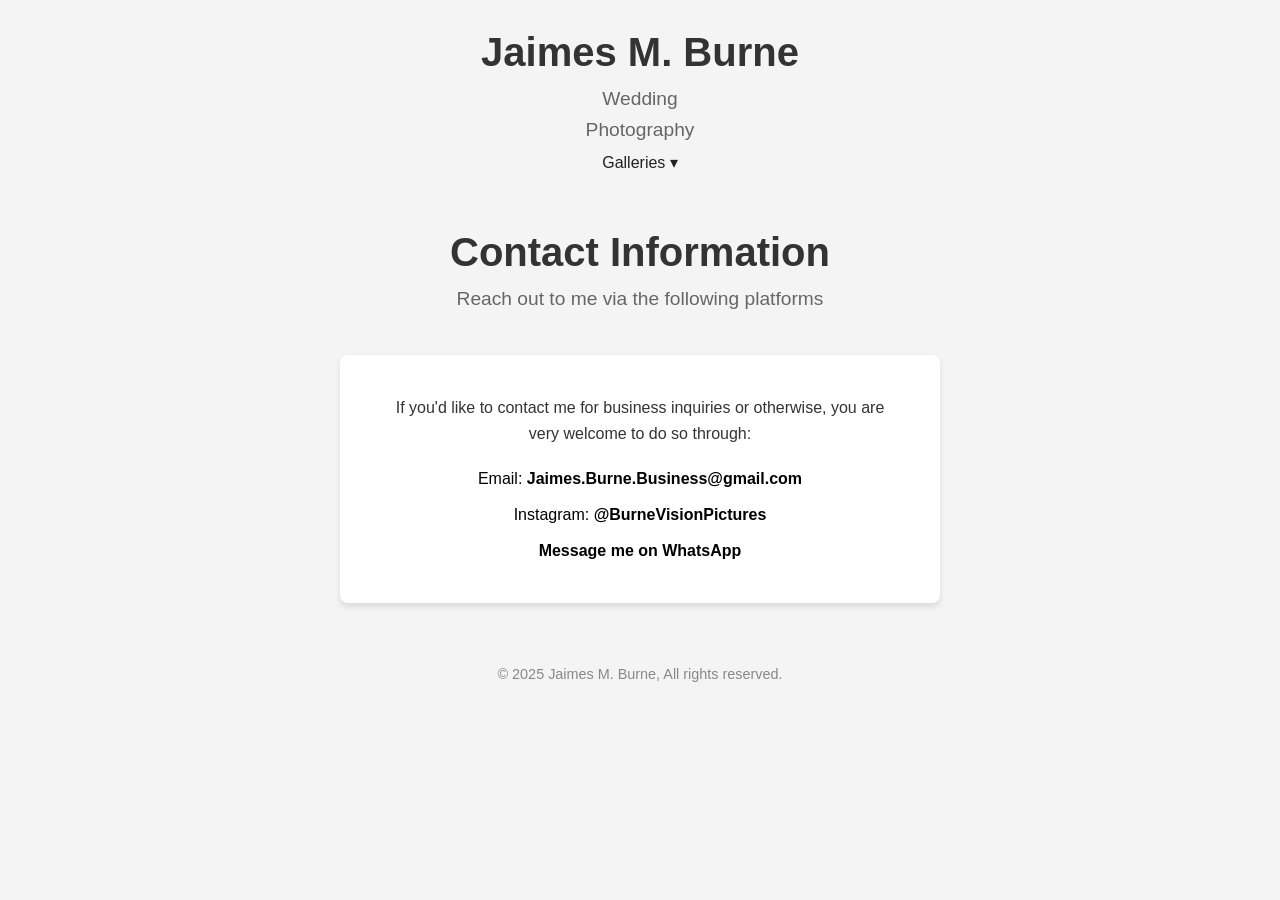
<file: contact info webpage strucuture and style.html>
<!DOCTYPE html>
<html lang="en">
<head>
  <meta charset="UTF-8" />
  <meta name="viewport" content="width=device-width, initial-scale=1.0"/>
  <title>Contact Information</title>
  <style>
    * {
		font-family: Gotham, "Helvetica Neue", Helvetica, Arial, "sans-serif"
      margin: 0;
      padding: 0;
      box-sizing: border-box;
    }

    body {
      font-family: Gotham, 'Helvetica Neue', Helvetica, Arial, sans-serif;
      line-height: 1.6;
      background-color: #f4f4f4;
      color: #000;
      padding: 20px;
      display: flex;
      flex-direction: column;
      align-items: center;
      min-height: 100vh;
    }

    header {
      text-align: center;
      margin-bottom: 40px;
    }

    header h1 {
      font-size: 2.5rem;
      color: #333;
    }

    .subtitle {
      font-size: 1.2rem;
      color: #666;
    }

    .container {
      background-color: #fff;
      padding: 40px;
      border-radius: 8px;
      box-shadow: 0 4px 6px rgba(0, 0, 0, 0.1);
      max-width: 600px;
      width: 100%;
      text-align: center;
    }

    .contact-info {
      font-size: 1rem;
      color: #000;
    }

    .contact-info p {
      margin-bottom: 20px;
      color: #333;
    }

    .contact-info ul {
      list-style: none;
      padding: 0;
    }

    .contact-info li {
      margin-bottom: 10px;
    }

    .contact-info a {
      color: #000;
      text-decoration: none;
      font-weight: bold;
    }

    .contact-info a:hover {
      text-decoration: underline;
    }

    footer {
      text-align: center;
      margin-top: 40px;
      font-size: 1rem;
      color: #666;
    }
  </style>
  <link href="Gallery Anaglyphs/Anaglyphs exhibition style test.css" rel="stylesheet" type="text/css">
</head>
<body>

	  <header>
      <h1>Jaimes M. Burne</h1>
    <p class="subtitle">Wedding</p>
	<p class="subtitle">Photography</p> 
	  <header> 
  <nav class="dropdown">
    <button class="dropbtn">Galleries &#9662;</button>
    <div class="dropdown-content">
      <a href="index.html">Home</a>
	  <a href="Anaglyphs exhibition strucuture test.html">Anaglyphs Collection 2</a>
      <a href="Anaglyphs 2 exhibition strucuture.html">Anaglyphs Collection 1</a>
	  <a href="Gallery Lights of our Eyes Structure.html">Lights of Our Eyes</a>
      <a href="In Conflict exhibition strucuture.html">In Conflict</a>		
	  <a href="Gallery Wild Life structure.html">Wildlife Photography</a>
	  <a href="Gallery Live Event Photography.html">Live Event Photography</a>
	  <a href="Gallery Street Photography.html">Street Photography</a>
	  <a href="Gallery Wedding Photography.html">Wedding Photography</a>
	  <a href="artisit cv webpage structure.html">About Me</a>
      <a href="contact info webpage strucuture and style.html">Contact Me</a>	
    </div>
  </nav>
</header>

  <header>
    <h1>Contact Information</h1>
    <p class="subtitle">Reach out to me via the following platforms</p>
  </header>

  <div class="container">
    <div class="contact-info">
      <p>If you'd like to contact me for business inquiries or otherwise, you are very welcome to do so through:</p>
      <ul>
        <li>Email: <a href="mailto:Jaimes.burne.business@gmail.com">Jaimes.Burne.Business@gmail.com</a></li>
        <li>Instagram: <a href="https://www.instagram.com/burnevisionpictures" target="_blank">@BurneVisionPictures</a></li>
    	<a href="https://wa.me/447410899156" target="_blank">Message me on WhatsApp</a>
      </ul>
    </div>
  </div>

  <footer>
    &copy; 2025 Jaimes M. Burne, All rights reserved.
  </footer>

</body>
</html>
</file>
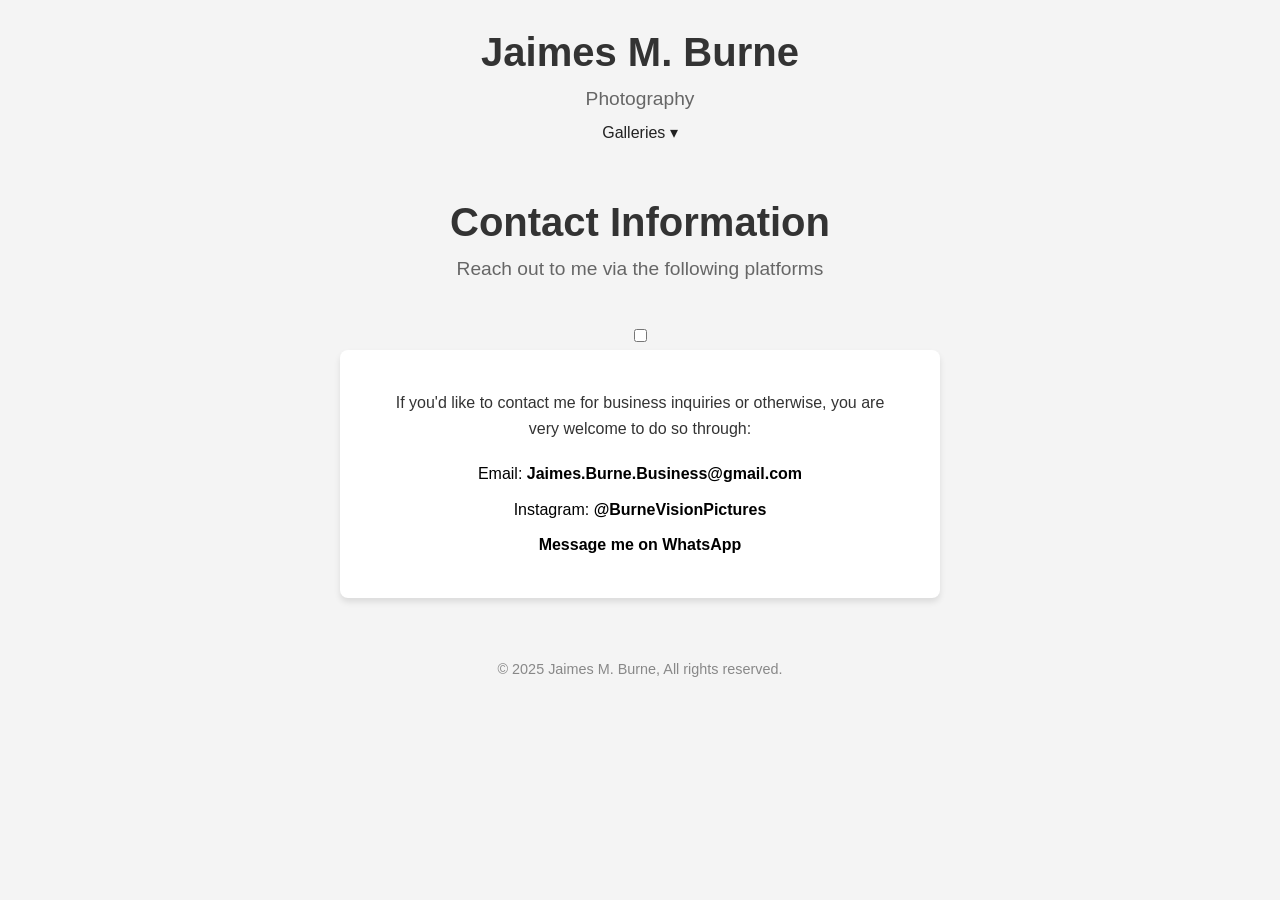
<file: contact.info.html>
<!DOCTYPE html>
<html lang="en">
<head>
  <meta charset="UTF-8" />
  <meta name="viewport" content="width=device-width, initial-scale=1.0"/>
  <title>Contact Information</title>
  <link rel="icon" href="favicon.png" type="image/png">
  <style>
    * {
		font-family: Gotham, "Helvetica Neue", Helvetica, Arial, "sans-serif"
      margin: 0;
      padding: 0;
      box-sizing: border-box;
    }

    body {
      font-family: Gotham, 'Helvetica Neue', Helvetica, Arial, sans-serif;
      line-height: 1.6;
      background-color: #f4f4f4;
      color: #000;
      padding: 20px;
      display: flex;
      flex-direction: column;
      align-items: center;
      min-height: 100vh;
    }

    header {
      text-align: center;
      margin-bottom: 40px;
    }

    header h1 {
      font-size: 2.5rem;
      color: #333;
    }

    .subtitle {
      font-size: 1.2rem;
      color: #666;
    }

    .container {
      background-color: #fff;
      padding: 40px;
      border-radius: 8px;
      box-shadow: 0 4px 6px rgba(0, 0, 0, 0.1);
      max-width: 600px;
      width: 100%;
      text-align: center;
    }

    .contact-info {
      font-size: 1rem;
      color: #000;
    }

    .contact-info p {
      margin-bottom: 20px;
      color: #333;
    }

    .contact-info ul {
      list-style: none;
      padding: 0;
    }

    .contact-info li {
      margin-bottom: 10px;
    }

    .contact-info a {
      color: #000;
      text-decoration: none;
      font-weight: bold;
    }

    .contact-info a:hover {
      text-decoration: underline;
    }

    footer {
      text-align: center;
      margin-top: 40px;
      font-size: 1rem;
      color: #666;
    }
  </style>
  <link href="Gallery Anaglyphs/Anaglyphs exhibition style test.css" rel="stylesheet" type="text/css">
</head>
<body>

	  <header>
      <h1>Jaimes M. Burne</h1>
	<p class="subtitle">Photography</p> 
	  <header> 
  <nav class="dropdown">
    <button class="dropbtn">Galleries &#9662;</button>
    <div class="dropdown-content">
      <a href="index.html">Home</a>
	  <a href="Anaglyph.Collections.html">Anaglyph Collections</a>	
	  <a href="Gallery.Wild.Life.html">Wildlife Photography Portfolio</a>
	  <a href="Gallery.Live.Event.Photography.html">Live Event Photography Portfolio</a>
      <a href="Various.Collected.Portfolios.html">Various Collected Portfolios</a>
      <a href="Other.Collected.Projects.html">Other Projects</a>
	  <a href="Artist.CV.html">About Me</a>
    </div>
  </nav>
</header>

  <header>
    <h1>Contact Information</h1>
    <p class="subtitle">Reach out to me via the following platforms</p>
  </header>

		<button onclick="topFunction()" id="myBtn" class="hover-underline-animation-side">BACK TO TOP</button>

<script>
  // Get the button:
  let mybutton = document.getElementById("myBtn");

  // When the user scrolls down 20px from the top of the document, show the button
  window.onscroll = function() { scrollFunction(); };

  function scrollFunction() {
    if (document.body.scrollTop > 20 || document.documentElement.scrollTop > 180) {
      mybutton.style.display = "block";
    } else {
      mybutton.style.display = "none";
    }
  }

  // When the user clicks on the button, scroll to the top of the document
  function topFunction() {
    document.body.scrollTop = 0;
    document.documentElement.scrollTop = 0;
  }
</script>
	
<label class="switch">
  <input type="checkbox" id="theme-toggle">
  <span class="slider round"></span>
</label>

	<script>
  const toggleButton = document.getElementById('theme-toggle');
  const body = document.body;

  // Apply saved theme on load
  if (localStorage.getItem('theme') === 'dark') {
    body.classList.add('dark-mode');
  }

  toggleButton.addEventListener('click', () => {
    body.classList.toggle('dark-mode');
    const mode = body.classList.contains('dark-mode') ? 'dark' : 'light';
    localStorage.setItem('theme', mode);
  });
	


</script>
		  
  <div class="container">
    <div class="contact-info">
      <p>If you'd like to contact me for business inquiries or otherwise, you are very welcome to do so through:</p>
      <ul>
        <li>Email: <a href="mailto:Jaimes.burne.business@gmail.com">Jaimes.Burne.Business@gmail.com</a></li>
        <li>Instagram: <a href="https://www.instagram.com/burnevisionpictures" target="_blank">@BurneVisionPictures</a></li>
    	<a href="https://wa.me/447410899156" target="_blank">Message me on WhatsApp</a>
      </ul>
    </div>
  </div>

  <footer>
    &copy; 2025 Jaimes M. Burne, All rights reserved.
  </footer>

</body>
</html>
</file>
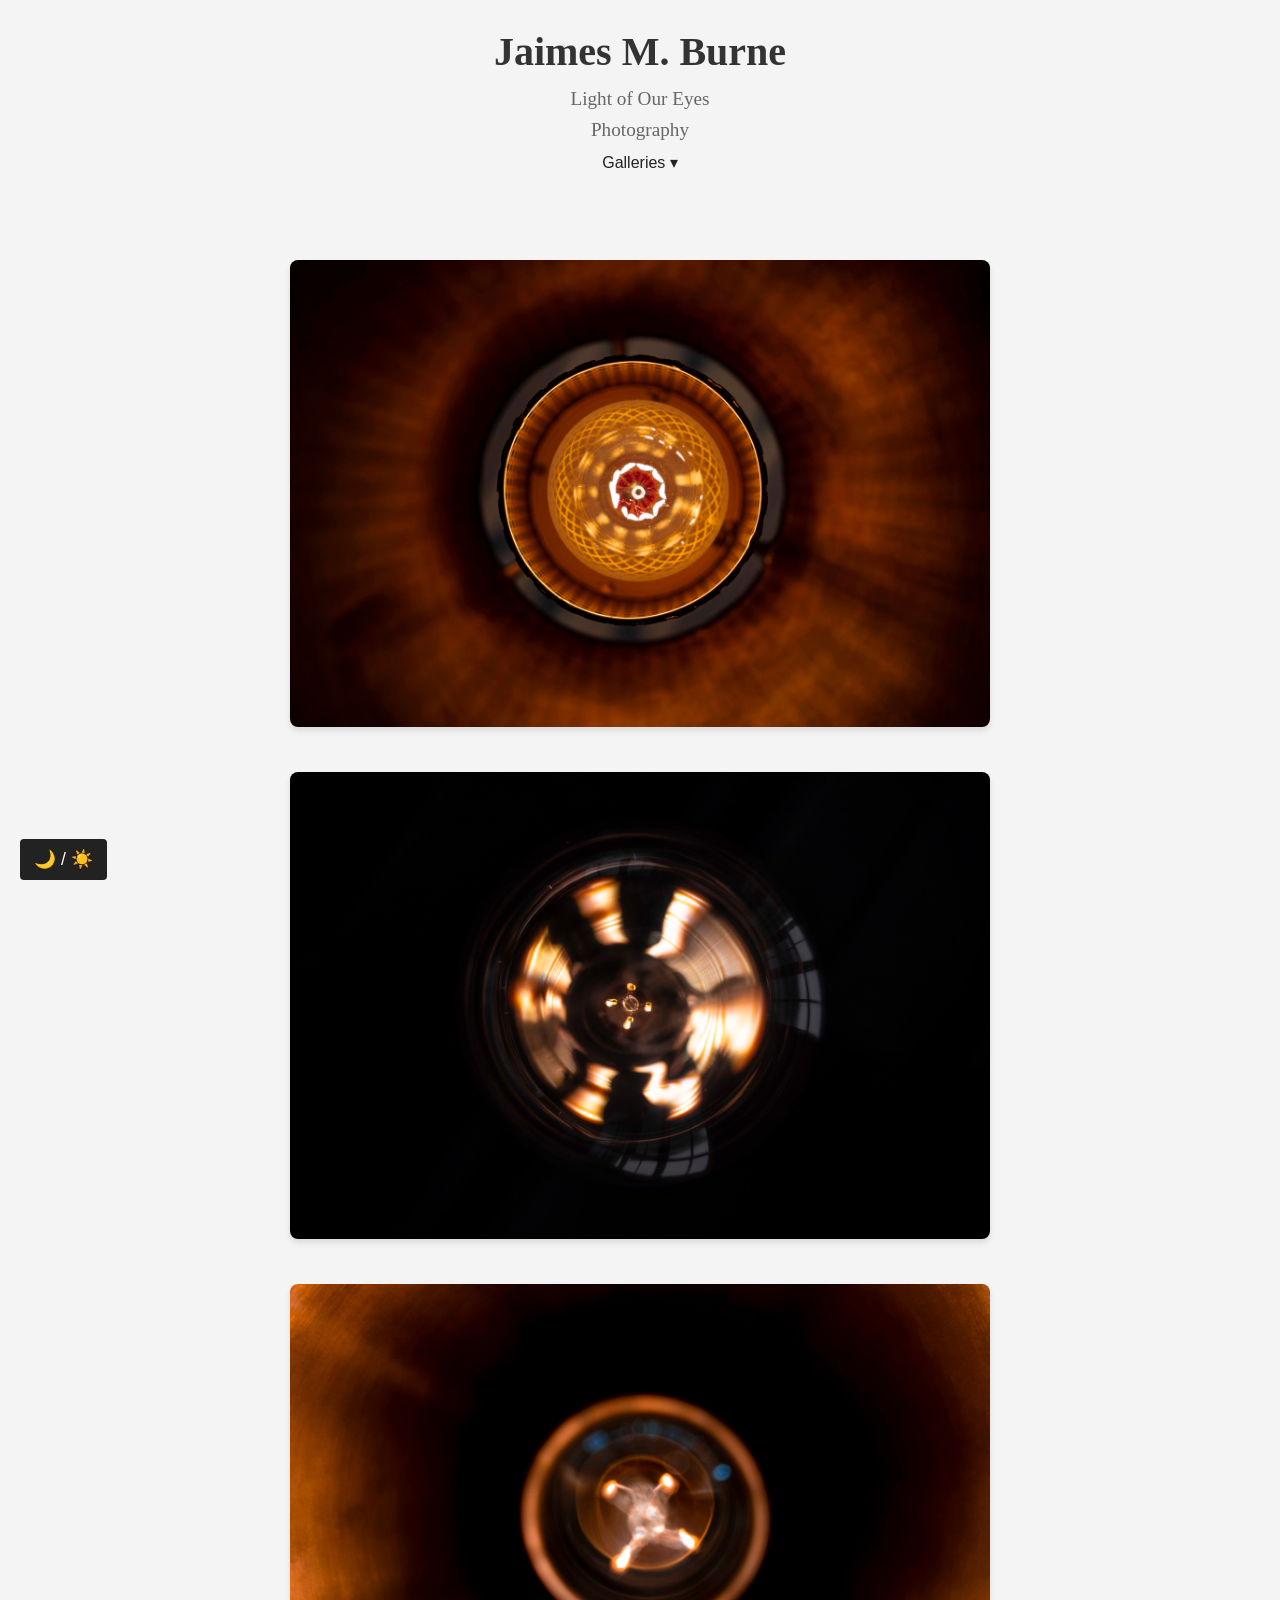
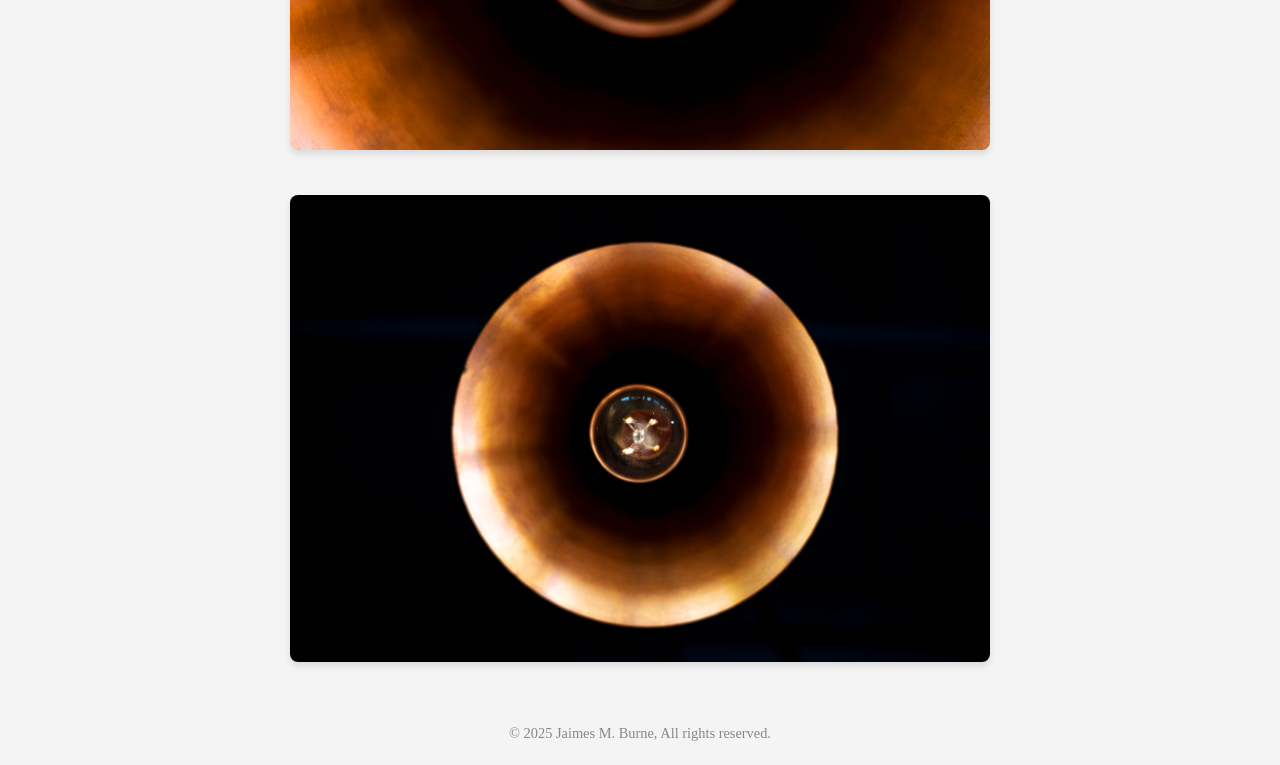
<file: Gallery Lights of our Eyes Structure.html>
<!DOCTYPE html>
<html lang="en">
<head>
  <meta charset="UTF-8">
  <meta name="viewport" content="width=device-width, initial-scale=1.0">
  <title>Jaimes M. Burne - Light of Our Eyes</title>

<link href="Gallery In Conflict/In Conflict exhibition style.css" rel="stylesheet" type="text/css">
</head>
<body>
  <header>
    <h1>Jaimes M. Burne</h1>
    <p class="subtitle">Light of Our Eyes</p>
	<p class="subtitle">Photography</p> 
	  <header> 
  <nav class="dropdown">
    <button class="dropbtn">Galleries &#9662;</button>
    <div class="dropdown-content">
      <a href="index.html">Home</a>
	  <a href="Anaglyphs exhibition strucuture test.html">Anaglyphs Collection 2</a>
      <a href="Anaglyphs 2 exhibition strucuture.html">Anaglyphs Collection 1</a>
	  <a href="Gallery Lights of our Eyes Structure.html">Lights of Our Eyes</a>
      <a href="In Conflict exhibition strucuture.html">In Conflict</a>		
	  <a href="Gallery Wild Life structure.html">Wildlife Photography</a>
	  <a href="Gallery Live Event Photography.html">Live Event Photography</a>
	  <a href="Gallery Street Photography.html">Street Photography</a>
	  <a href="Gallery Wedding Photography.html">Wedding Photography</a>
	  <a href="artisit cv webpage structure.html">About Me</a>
      <a href="contact info webpage strucuture and style.html">Contact Me</a>	
    </div>
  </nav>
</header>

  </header>


  <section class="gallery">

    <div class="image-container">
      <img src="Gallery Lights of our Eyes/Lights 1.jpg" alt="1">
      <div class="overlay">
        <p class="title">Light, 2024</p>
        <p class="description">Europa,</p>
      </div>
    </div>
	    <div class="image-container">
      <img src="Gallery Lights of our Eyes/Lights 2.jpg" alt="2">
      <div class="overlay">
        <p class="title">Of, 2024</p>
        <p class="description">Ganymede,</p>
      </div>
    </div>
	    <div class="image-container">
      <img src="Gallery Lights of our Eyes/Lights 3.jpg" alt="3">
      <div class="overlay">
        <p class="title">Our, 2024</p>
        <p class="description">Io,</p>
      </div>
    </div>  
 	    <div class="image-container">
      <img src="Gallery Lights of our Eyes/Lights 4.jpg" alt="3">
      <div class="overlay">
        <p class="title">Eye, 2024</p>
        <p class="description">... Callisto, the Moonlights of my Eye</p>
      </div>
    </div>  
 
    <!-- Add more images as needed -->
  </section>

		<button onclick="topFunction()" id="myBtn" class="hover-underline-animation-side">BACK TO TOP</button>

<script>
  // Get the button:
  let mybutton = document.getElementById("myBtn");

  // When the user scrolls down 20px from the top of the document, show the button
  window.onscroll = function() { scrollFunction(); };

  function scrollFunction() {
    if (document.body.scrollTop > 20 || document.documentElement.scrollTop > 180) {
      mybutton.style.display = "block";
    } else {
      mybutton.style.display = "none";
    }
  }

  // When the user clicks on the button, scroll to the top of the document
  function topFunction() {
    document.body.scrollTop = 0;
    document.documentElement.scrollTop = 0;
  }
</script>
	
	
  <footer>
    <p>© 2025 Jaimes M. Burne, All rights reserved.</p>
  </footer>	
<button id="theme-toggle" class="theme-toggle">🌙 / ☀️</button>
	<script>
  const toggleButton = document.getElementById('theme-toggle');
  const body = document.body;

  // Apply saved theme on load
  if (localStorage.getItem('theme') === 'dark') {
    body.classList.add('dark-mode');
  }

  toggleButton.addEventListener('click', () => {
    body.classList.toggle('dark-mode');
    const mode = body.classList.contains('dark-mode') ? 'dark' : 'light';
    localStorage.setItem('theme', mode);
  });
</script>
  </footer>
</body>
</html>
</file>
<file: Gallery Anaglyphs/Anaglyphs exhibition style test.css>
/* General Reset */
* {
  margin: 0;
  padding: 0;
  box-sizing: border-box;
}

/* Body and Layout */
body {
  font-family: Gotham, 'Helvetica Neue', Helvetica, Arial, 'sans-serif'sans-serif;
  line-height: 1.6;
  background-color: #f4f4f4;
  color: #000;
  padding: 20px;
  display: flex;
  flex-direction: column;
  align-items: center;
}

/* Header */
header {
  text-align: center;
  margin-bottom: 40px;
}

header h1 {
  font-size: 2.5rem;
  color: #333;
}

.subtitle {
  font-size: 1.2rem;
  color: #666;
}

.dropdown {
  position: relative;
  display: inline-block;
}

.dropbtn {
  background-color: transparent;
  border: none;
  font-size: 1rem;
  cursor: pointer;
  color: #222;
  padding: 8px;
}

.dropdown-content {
  display: none;
  position: absolute;
  right: 0;
  background-color: #fff;
  min-width: 160px;
  border: 1px solid #ccc;
  box-shadow: 0 2px 5px rgba(0,0,0,0.1);
  z-index: 1;
}

.dropdown-content a {
  color: #222;
  padding: 12px 16px;
  text-decoration: none;
  display: block;
}

.dropdown-content a:hover {
  background-color: #f2f2f2;
}

.dropdown:hover .dropdown-content {
  display: block;
}

/* Gallery */
.gallery {
  display: grid;
  grid-template-columns: repeat(auto-fill, minmax(300px, 1fr));
  gap: 100px;
  width: 100%;
  max-width: 1200px;
}

.image-container {
  position: relative;
  overflow: hidden;
  border-radius: 8px;
  box-shadow: 0 4px 6px rgba(0, 0, 0, 0.1);
}

.image-container img {
  width: 100%;
  height: auto;
  display: block;
  transition: transform 0.3s ease;
}

.image-container:hover img {
  transform: scale(1.05);
}

.overlay {
  position: absolute;
  top: 0;
  left: 0;
  right: 0;
  bottom: 0;
  background: rgba(0, 0, 0, 0.5);
  color: white;
  opacity: 0;
  transition: opacity 0.3s ease;
  padding: 20px;
  display: flex;
  flex-direction: column;
  justify-content: center;
  align-items: center;
}

.image-container:hover .overlay {
  opacity: 1;
}

.title {
  font-size: 1.5rem;
  font-weight: bold;
  margin-bottom: 10px;
}

.description {
  font-size: 1rem;
  text-align: center;
}

/* Footer */
footer {
  text-align: center;
  margin-top: 40px;
  font-size: 1rem;
  color: #666;
}

footer {
  margin-top: 60px;
  font-size: 0.9rem;
  color: #888;
  text-align: center;
}

#myBtn {
  display: none;
  position: fixed;
  bottom: 40px;
  right: 40px;
  z-index: 99;
  font-size: 14px;
  border: none;
  outline: none;
  background-color: #000;
  color: white;
  cursor: pointer;
  padding: 10px 16px;
  border-radius: 4px;
  transition: background-color 0.3s ease;
}

#myBtn:hover {
  background-color: #333;
}

.hover-underline-animation-side {
  position: relative;
}

.hover-underline-animation-side::after {
  content: '';
  position: absolute;
  width: 100%;
  height: 2px;
  left: 0;
  bottom: 0;
  background-color: white;
  transform: scaleX(0);
  transform-origin: left;
  transition: transform 0.25s ease-out;
}

.hover-underline-animation-side:hover::after {
  transform: scaleX(1);
}

/* Dark/Light Mode Toggle Button */
.theme-toggle {
  position: fixed;
  bottom: 20px;
  left: 20px;
  padding: 10px 14px;
  font-size: 1.1rem;
  background-color: #222;
  color: #fff;
  border: none;
  border-radius: 4px;
  cursor: pointer;
  z-index: 1000;
  transition: background-color 0.3s ease, transform 0.2s ease;
}

.theme-toggle:hover {
  background-color: #444;
  transform: scale(1.05);
}

/* Dark Mode Theme */
.dark-mode {
  background-color: #121212;
  color: #e0e0e0;
}

.dark-mode header,
.dark-mode footer {
  background-color: #1e1e1e;
}

.dark-mode a {
  color: #80cbc4;
}

.dark-mode .dropdown-content {
  background-color: #2c2c2c;
}

.dark-mode .dropdown-content a:hover {
  background-color: #3a3a3a;
}

.dark-mode .image-container {
  box-shadow: 0 4px 6px rgba(255, 255, 255, 0.1);
}

.dark-mode .overlay {
  background: rgba(255, 255, 255, 0.1);
  color: #fff;
}
</file>
<file: Gallery In Conflict/In Conflict exhibition style.css>
/* General Reset */
* {
  margin: 0;
  padding: 0;
  box-sizing: border-box;
}

/* Body and Layout */
body {
  font-family: Gotham, 'Helvetica Neue', Helvetica, Arial, 'sans-serif'sans-serif;
  line-height: 1.6;
  background-color: #f4f4f4;
  color: #000;
  padding: 20px;
  display: flex;
  flex-direction: column;
  align-items: center;
}

/* Header */
header {
  text-align: center;
  margin-bottom: 40px;
}

header h1 {
  font-size: 2.5rem;
  color: #333;
}

.subtitle {
  font-size: 1.2rem;
  color: #666;
}

.dropdown {
  position: relative;
  display: inline-block;
}

.dropbtn {
  background-color: transparent;
  border: none;
  font-size: 1rem;
  cursor: pointer;
  color: #222;
  padding: 8px;
}

.dropdown-content {
  display: none;
  position: absolute;
  right: 0;
  background-color: #fff;
  min-width: 160px;
  border: 1px solid #ccc;
  box-shadow: 0 2px 5px rgba(0,0,0,0.1);
  z-index: 1;
}

.dropdown-content a {
  color: #222;
  padding: 12px 16px;
  text-decoration: none;
  display: block;
}

.dropdown-content a:hover {
  background-color: #f2f2f2;
}

.dropdown:hover .dropdown-content {
  display: block;
}

/* Gallery */
.gallery {
  display: flex;
  flex-direction: column;
  gap: 45px;
  width: 100%;
  max-width: 700px;
  margin: 0 auto;
}

.image-container {
  position: relative;
  overflow: hidden;
  border-radius: 8px;
  box-shadow: 0 4px 6px rgba(0, 0, 0, 0.1);
}

.image-container img {
  width: 100%;
  height: auto;
  display: block;
  transition: transform 0.3s ease;
}

.image-container:hover img {
  transform: scale(1.05);
}

.overlay {
  position: absolute;
  top: 0;
  left: 0;
  right: 0;
  bottom: 0;
  background: rgba(0, 0, 0, 0.5);
  color: white;
  opacity: 0;
  transition: opacity 0.3s ease;
  padding: 20px;
  display: flex;
  flex-direction: column;
  justify-content: center;
  align-items: center;
}

.image-container:hover .overlay {
  opacity: 1;
}

.title {
  font-size: 1.5rem;
  font-weight: bold;
  margin-bottom: 10px;
}

.description {
  font-size: 1rem;
  text-align: center;
}

/* Footer */
footer {
  text-align: center;
  margin-top: 40px;
  font-size: 1rem;
  color: #666;
}

footer {
  margin-top: 60px;
  font-size: 0.9rem;
  color: #888;
  text-align: center;
}

#myBtn {
  display: none;
  position: fixed;
  bottom: 40px;
  right: 40px;
  z-index: 99;
  font-size: 14px;
  border: none;
  outline: none;
  background-color: #000;
  color: white;
  cursor: pointer;
  padding: 10px 16px;
  border-radius: 4px;
  transition: background-color 0.3s ease;
}

#myBtn:hover {
  background-color: #333;
}

.hover-underline-animation-side {
  position: relative;
}

.hover-underline-animation-side::after {
  content: '';
  position: absolute;
  width: 100%;
  height: 2px;
  left: 0;
  bottom: 0;
  background-color: white;
  transform: scaleX(0);
  transform-origin: left;
  transition: transform 0.25s ease-out;
}

.hover-underline-animation-side:hover::after {
  transform: scaleX(1);
}

/* Dark/Light Mode Toggle Button */
.theme-toggle {
  position: fixed;
  bottom: 20px;
  left: 20px;
  padding: 10px 14px;
  font-size: 1.1rem;
  background-color: #222;
  color: #fff;
  border: none;
  border-radius: 4px;
  cursor: pointer;
  z-index: 1000;
  transition: background-color 0.3s ease, transform 0.2s ease;
}

.theme-toggle:hover {
  background-color: #444;
  transform: scale(1.05);
}

/* Dark Mode Theme */
.dark-mode {
  background-color: #121212;
  color: #e0e0e0;
}

.dark-mode header,
.dark-mode footer {
  background-color: #1e1e1e;
}

.dark-mode a {
  color: #80cbc4;
}

.dark-mode .dropdown-content {
  background-color: #2c2c2c;
}

.dark-mode .dropdown-content a:hover {
  background-color: #3a3a3a;
}

.dark-mode .image-container {
  box-shadow: 0 4px 6px rgba(255, 255, 255, 0.1);
}

.dark-mode .overlay {
  background: rgba(255, 255, 255, 0.1);
  color: #fff;
}
</file>
